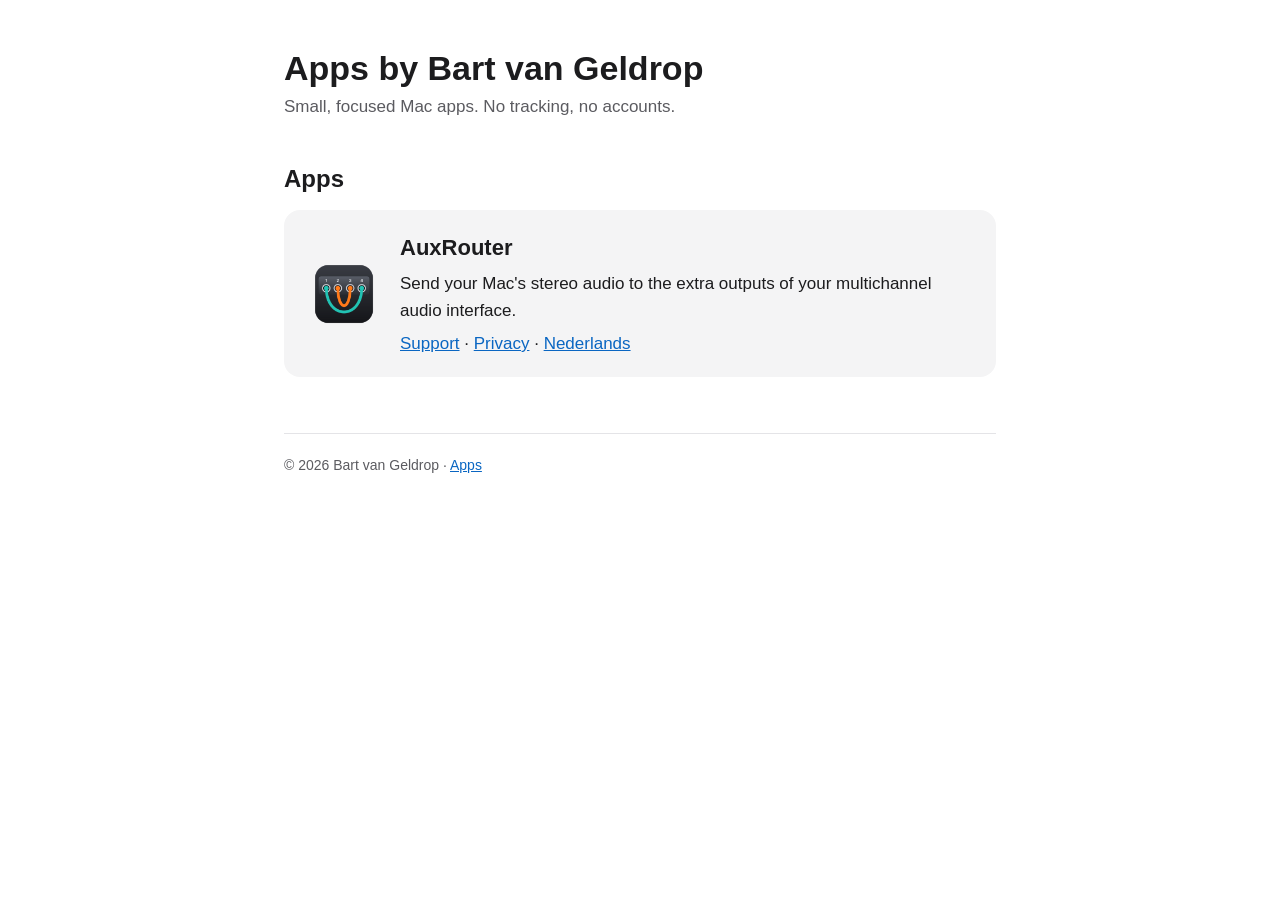
<file: index.html>
<!doctype html>
<html lang="en">
<head>
<meta charset="utf-8">
<meta name="viewport" content="width=device-width, initial-scale=1">
<title>Apps by Bart van Geldrop</title>
<meta name="description" content="Mac apps by Bart van Geldrop">
<link rel="stylesheet" href="style.css">
</head>
<body>
<main>
<h1>Apps by Bart van Geldrop</h1>
<p class="lead">Small, focused Mac apps. No tracking, no accounts.</p>
<h2>Apps</h2>
<div class="card">
<img src="auxrouter/icon.png" alt="AuxRouter app icon">
<div>
<h2>AuxRouter</h2>
<p style="margin:0 0 6px">Send your Mac's stereo audio to the extra outputs of your multichannel audio interface.</p>
<a href="auxrouter/">Support</a> · <a href="auxrouter/privacy/">Privacy</a> · <a href="auxrouter/nl/">Nederlands</a>
</div>
</div>
<footer>© 2026 Bart van Geldrop · <a href="">Apps</a></footer>
</main>
</body>
</html>
</file>
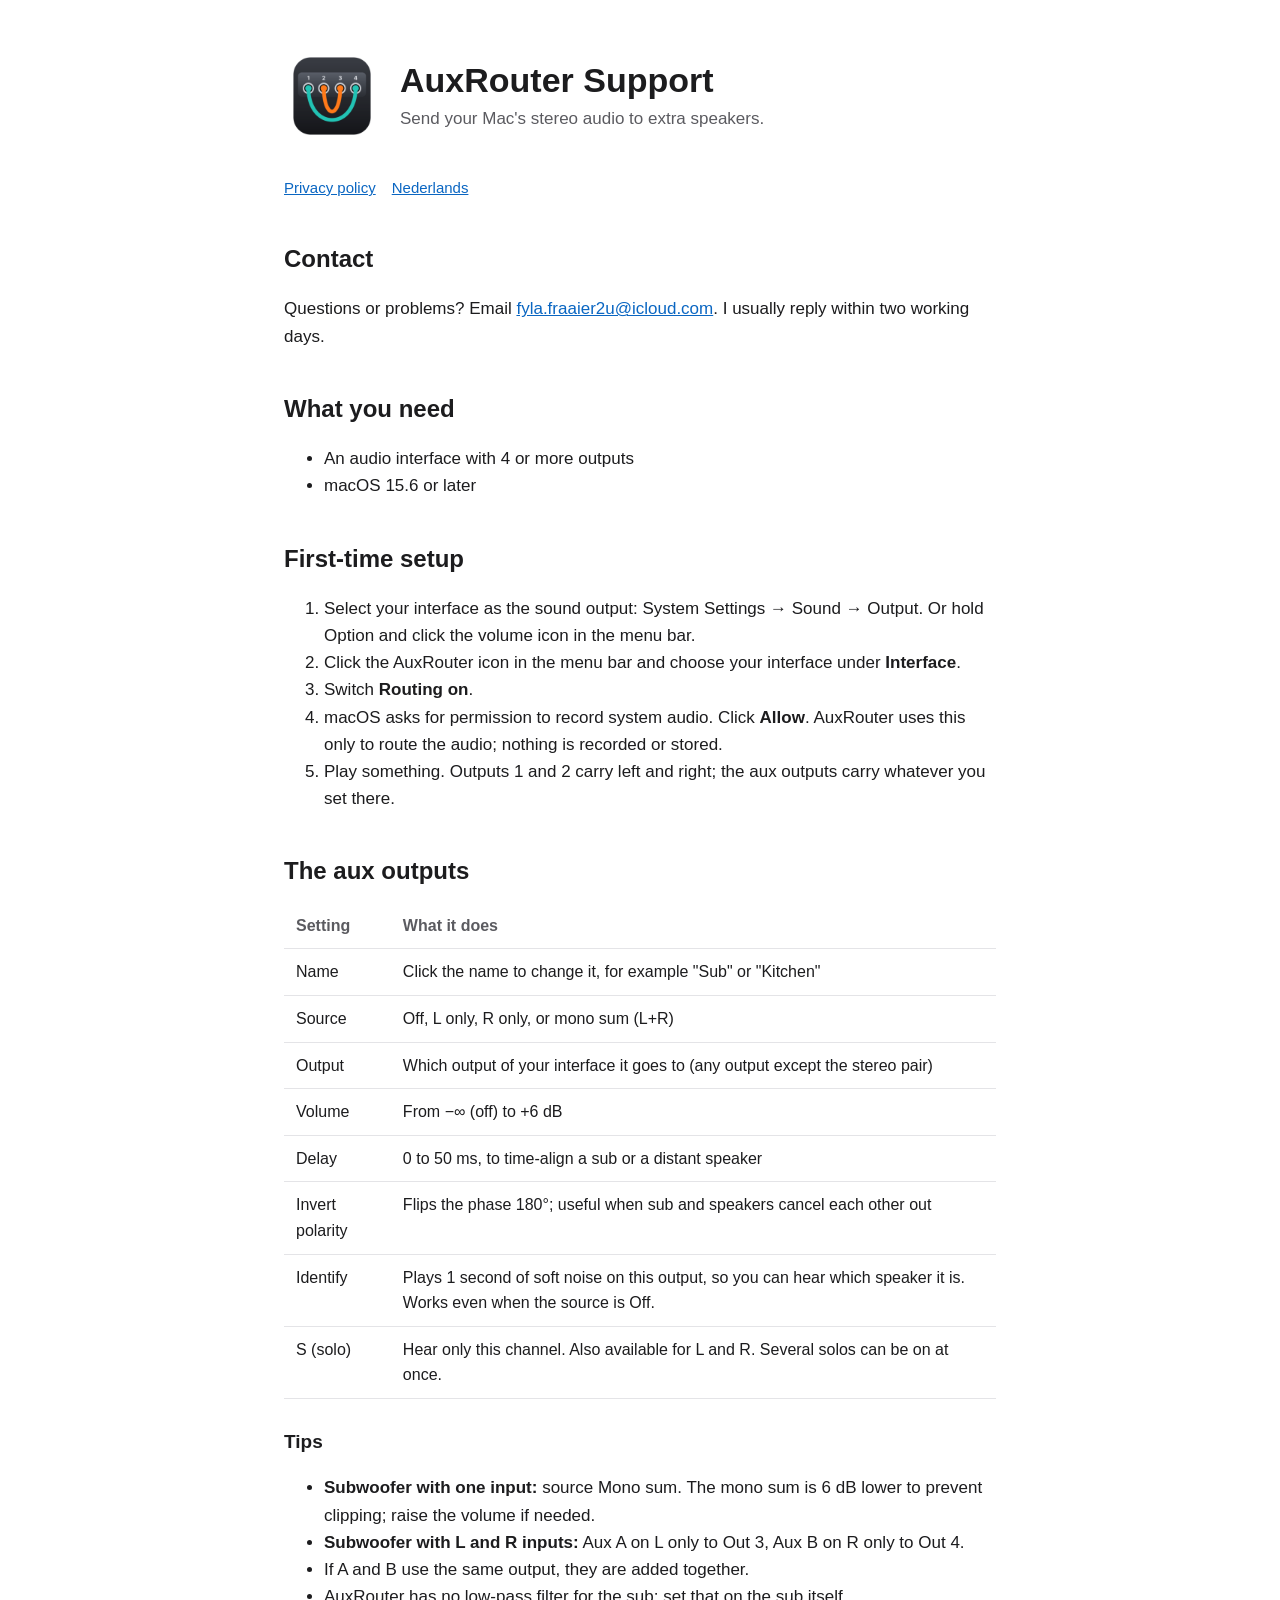
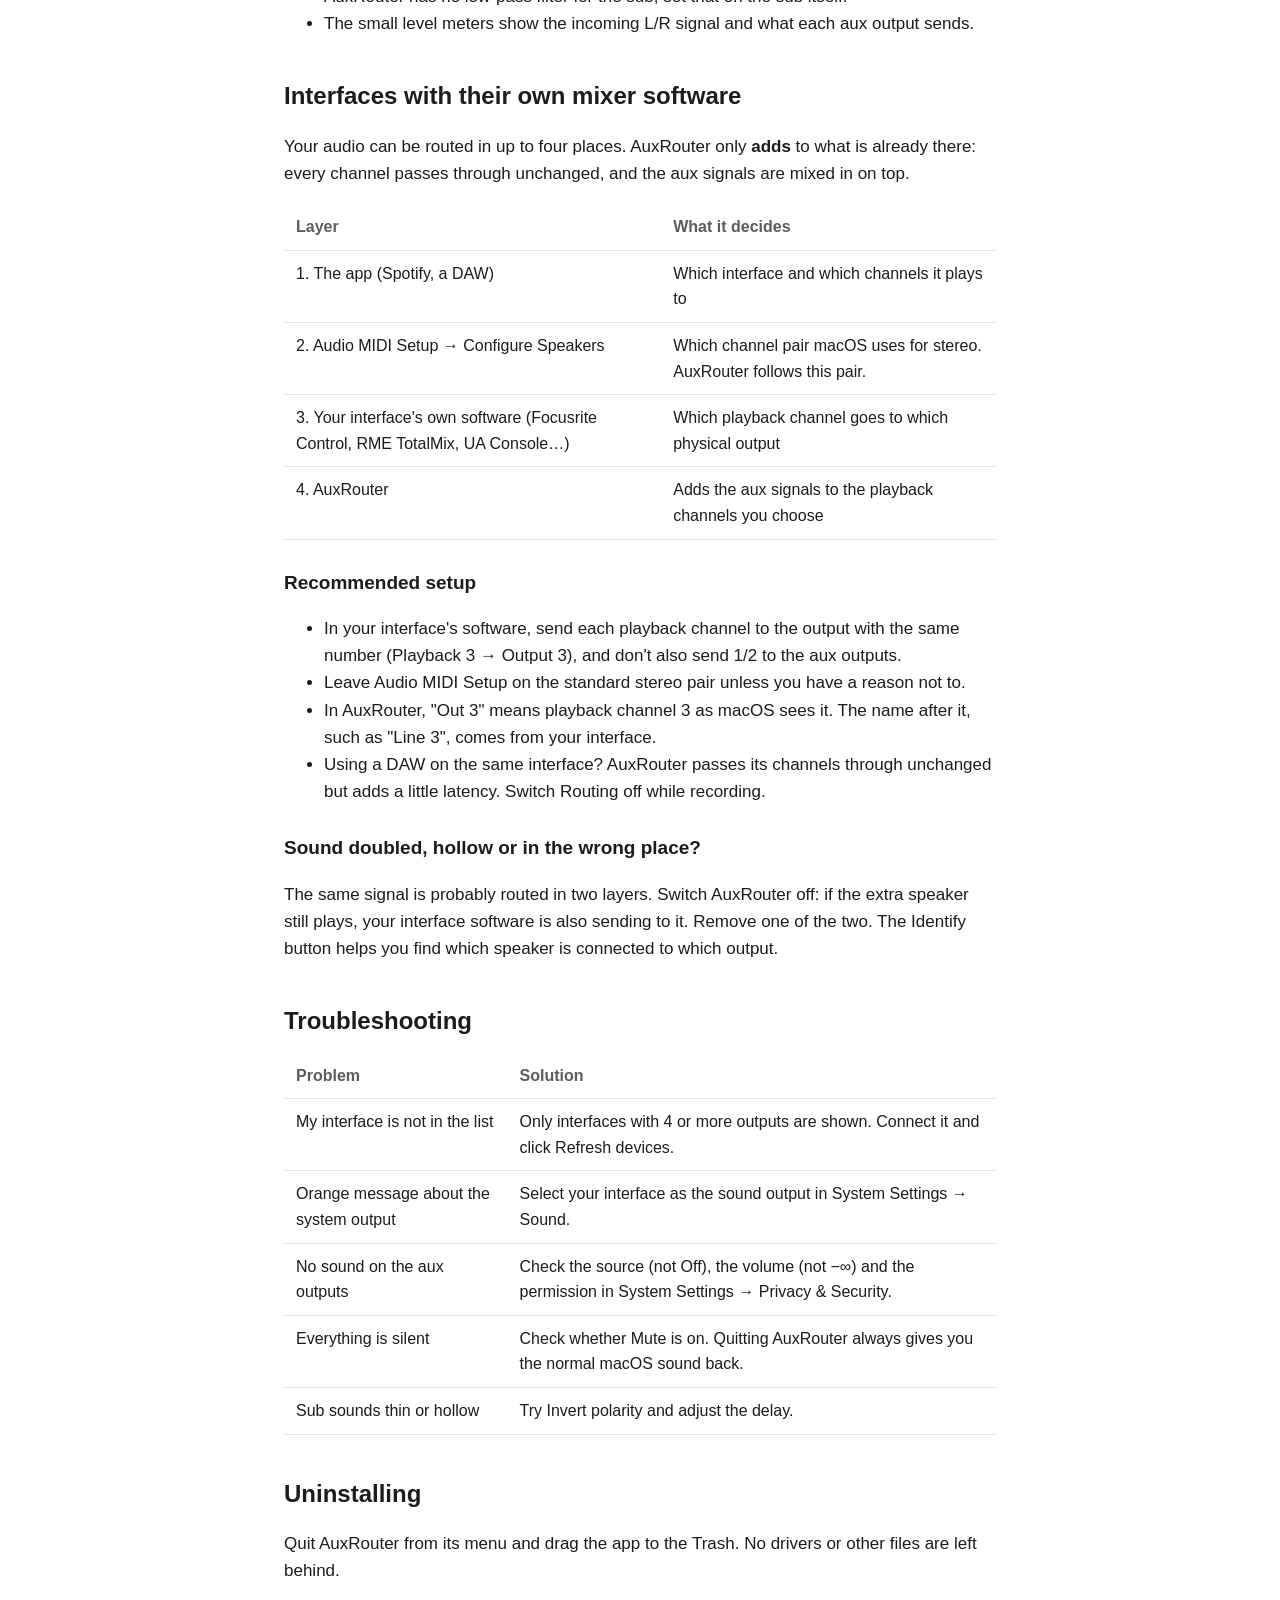
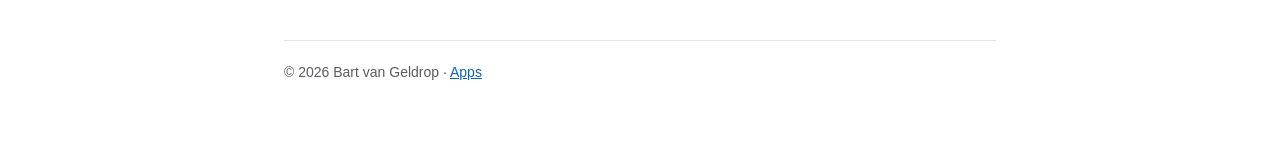
<file: auxrouter/index.html>
<!doctype html>
<html lang="en">
<head>
<meta charset="utf-8">
<meta name="viewport" content="width=device-width, initial-scale=1">
<title>AuxRouter Support</title>
<meta name="description" content="Help and contact for AuxRouter, a Mac menu bar app that routes stereo audio to extra outputs.">
<link rel="stylesheet" href="../style.css">
</head>
<body>
<main>
<header class="app"><img src="icon.png" alt="AuxRouter app icon"><div><h1>AuxRouter Support</h1><p class="lead">Send your Mac's stereo audio to extra speakers.</p></div></header>
<nav class="top"><a href="privacy/">Privacy policy</a><a href="nl/">Nederlands</a></nav>
<h2>Contact</h2>
<p>Questions or problems? Email <a href="mailto:fyla.fraaier2u@icloud.com">fyla.fraaier2u@icloud.com</a>. I usually reply within two working days.</p>
<h2>What you need</h2>
<ul><li>An audio interface with 4 or more outputs</li><li>macOS 15.6 or later</li></ul>
<h2>First-time setup</h2>
<ol>
<li>Select your interface as the sound output: System Settings → Sound → Output. Or hold Option and click the volume icon in the menu bar.</li>
<li>Click the AuxRouter icon in the menu bar and choose your interface under <strong>Interface</strong>.</li>
<li>Switch <strong>Routing on</strong>.</li>
<li>macOS asks for permission to record system audio. Click <strong>Allow</strong>. AuxRouter uses this only to route the audio; nothing is recorded or stored.</li>
<li>Play something. Outputs 1 and 2 carry left and right; the aux outputs carry whatever you set there.</li>
</ol>
<h2>The aux outputs</h2>
<table>
<tr><th>Setting</th><th>What it does</th></tr>
<tr><td>Name</td><td>Click the name to change it, for example "Sub" or "Kitchen"</td></tr>
<tr><td>Source</td><td>Off, L only, R only, or mono sum (L+R)</td></tr>
<tr><td>Output</td><td>Which output of your interface it goes to (any output except the stereo pair)</td></tr>
<tr><td>Volume</td><td>From −∞ (off) to +6 dB</td></tr>
<tr><td>Delay</td><td>0 to 50 ms, to time-align a sub or a distant speaker</td></tr>
<tr><td>Invert polarity</td><td>Flips the phase 180°; useful when sub and speakers cancel each other out</td></tr>
<tr><td>Identify</td><td>Plays 1 second of soft noise on this output, so you can hear which speaker it is. Works even when the source is Off.</td></tr>
<tr><td>S (solo)</td><td>Hear only this channel. Also available for L and R. Several solos can be on at once.</td></tr>
</table>
<h3>Tips</h3>
<ul>
<li><strong>Subwoofer with one input:</strong> source Mono sum. The mono sum is 6 dB lower to prevent clipping; raise the volume if needed.</li>
<li><strong>Subwoofer with L and R inputs:</strong> Aux A on L only to Out 3, Aux B on R only to Out 4.</li>
<li>If A and B use the same output, they are added together.</li>
<li>AuxRouter has no low-pass filter for the sub; set that on the sub itself.</li>
<li>The small level meters show the incoming L/R signal and what each aux output sends.</li>
</ul>
<h2>Interfaces with their own mixer software</h2>
<p>Your audio can be routed in up to four places. AuxRouter only <strong>adds</strong> to what is already there: every channel passes through unchanged, and the aux signals are mixed in on top.</p>
<table>
<tr><th>Layer</th><th>What it decides</th></tr>
<tr><td>1. The app (Spotify, a DAW)</td><td>Which interface and which channels it plays to</td></tr>
<tr><td>2. Audio MIDI Setup → Configure Speakers</td><td>Which channel pair macOS uses for stereo. AuxRouter follows this pair.</td></tr>
<tr><td>3. Your interface's own software (Focusrite Control, RME TotalMix, UA Console…)</td><td>Which playback channel goes to which physical output</td></tr>
<tr><td>4. AuxRouter</td><td>Adds the aux signals to the playback channels you choose</td></tr>
</table>
<h3>Recommended setup</h3>
<ul>
<li>In your interface's software, send each playback channel to the output with the same number (Playback 3 → Output 3), and don't also send 1/2 to the aux outputs.</li>
<li>Leave Audio MIDI Setup on the standard stereo pair unless you have a reason not to.</li>
<li>In AuxRouter, "Out 3" means playback channel 3 as macOS sees it. The name after it, such as "Line 3", comes from your interface.</li>
<li>Using a DAW on the same interface? AuxRouter passes its channels through unchanged but adds a little latency. Switch Routing off while recording.</li>
</ul>
<h3>Sound doubled, hollow or in the wrong place?</h3>
<p>The same signal is probably routed in two layers. Switch AuxRouter off: if the extra speaker still plays, your interface software is also sending to it. Remove one of the two. The Identify button helps you find which speaker is connected to which output.</p>
<h2>Troubleshooting</h2>
<table>
<tr><th>Problem</th><th>Solution</th></tr>
<tr><td>My interface is not in the list</td><td>Only interfaces with 4 or more outputs are shown. Connect it and click Refresh devices.</td></tr>
<tr><td>Orange message about the system output</td><td>Select your interface as the sound output in System Settings → Sound.</td></tr>
<tr><td>No sound on the aux outputs</td><td>Check the source (not Off), the volume (not −∞) and the permission in System Settings → Privacy &amp; Security.</td></tr>
<tr><td>Everything is silent</td><td>Check whether Mute is on. Quitting AuxRouter always gives you the normal macOS sound back.</td></tr>
<tr><td>Sub sounds thin or hollow</td><td>Try Invert polarity and adjust the delay.</td></tr>
</table>
<h2>Uninstalling</h2>
<p>Quit AuxRouter from its menu and drag the app to the Trash. No drivers or other files are left behind.</p>
<footer>© 2026 Bart van Geldrop · <a href="../">Apps</a></footer>
</main>
</body>
</html>
</file>
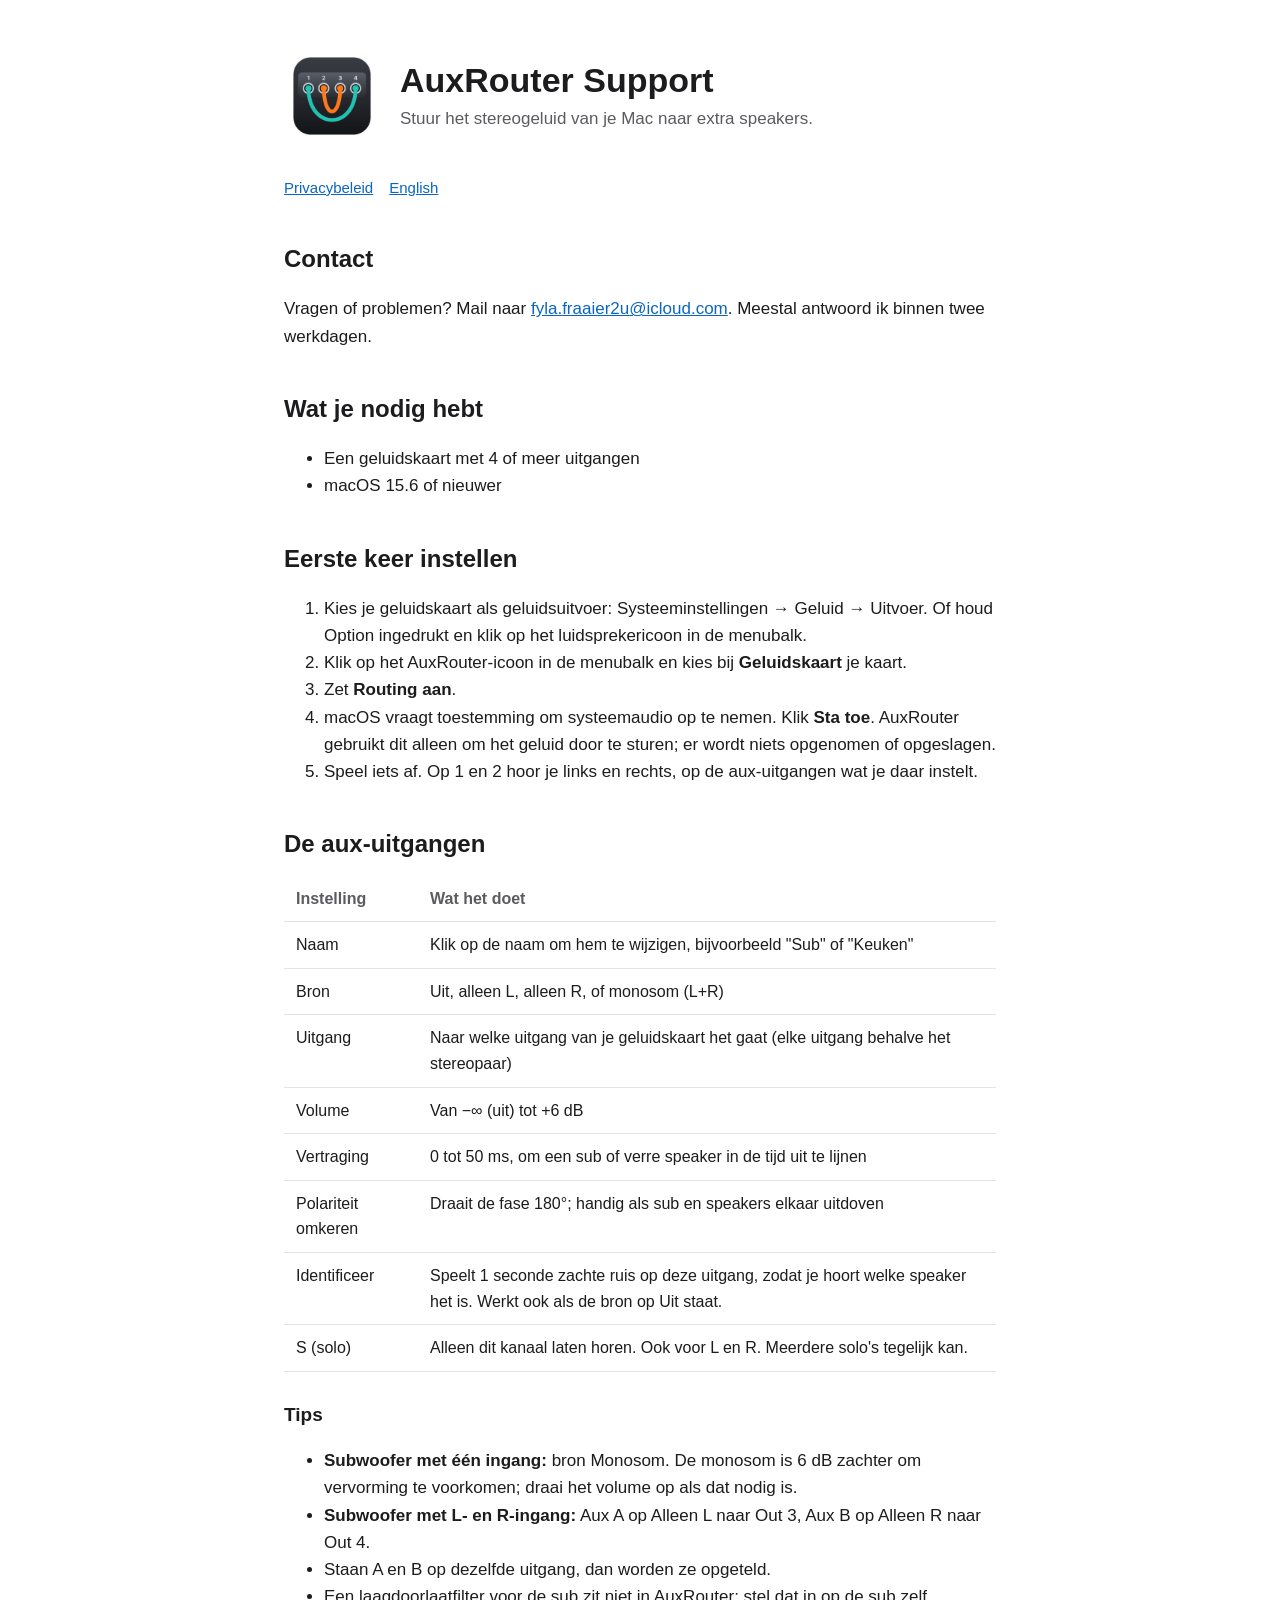
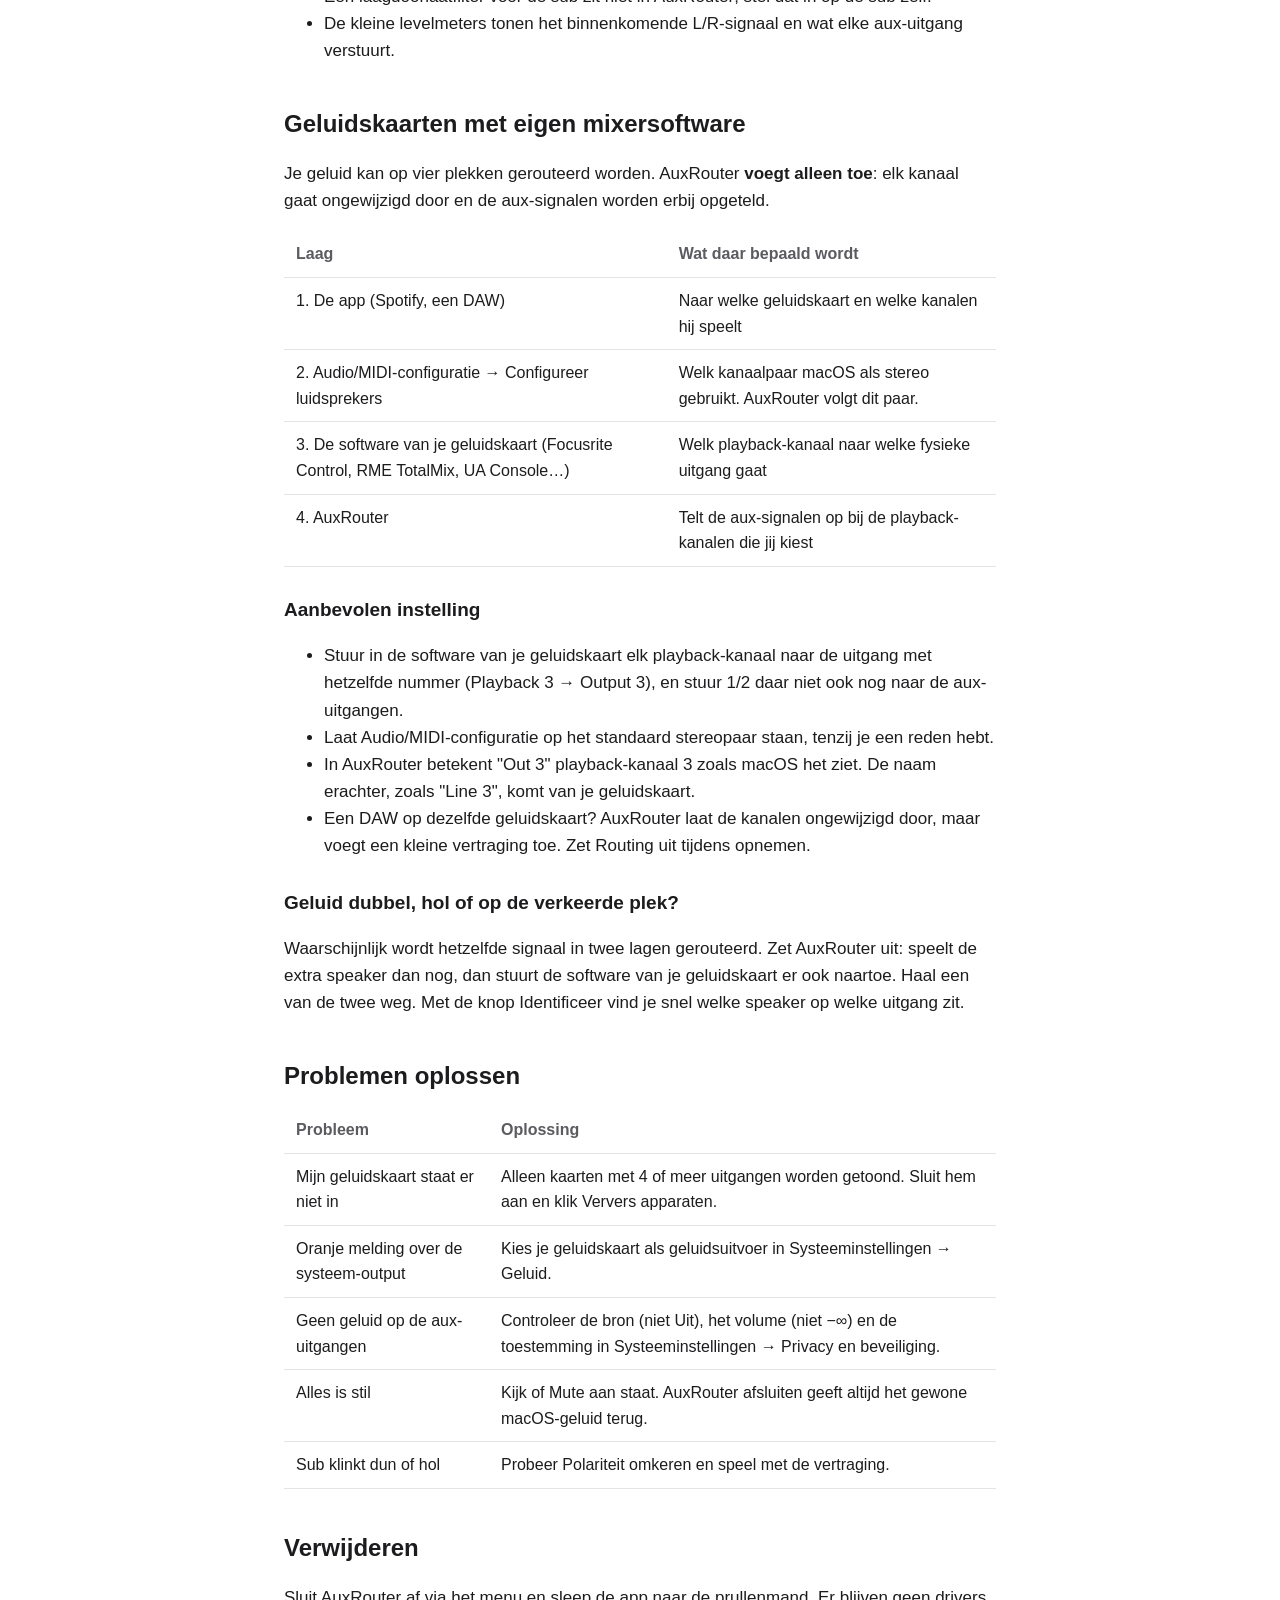
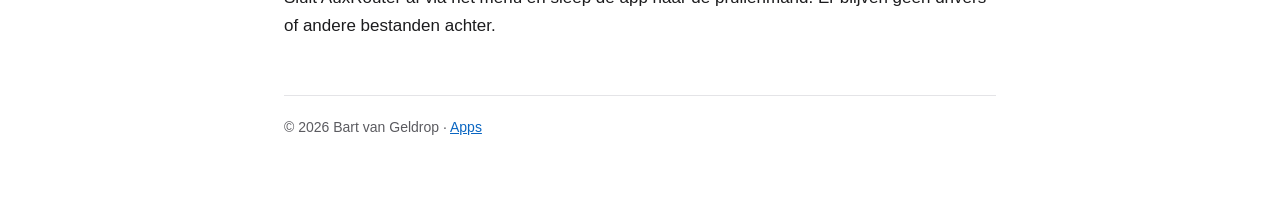
<file: auxrouter/nl/index.html>
<!doctype html>
<html lang="nl">
<head>
<meta charset="utf-8">
<meta name="viewport" content="width=device-width, initial-scale=1">
<title>AuxRouter Support (Nederlands)</title>
<meta name="description" content="Hulp en contact voor AuxRouter.">
<link rel="stylesheet" href="../../style.css">
</head>
<body>
<main>
<header class="app"><img src="../icon.png" alt="AuxRouter app-icoon"><div><h1>AuxRouter Support</h1><p class="lead">Stuur het stereogeluid van je Mac naar extra speakers.</p></div></header>
<nav class="top"><a href="privacy/">Privacybeleid</a><a href="../">English</a></nav>
<h2>Contact</h2>
<p>Vragen of problemen? Mail naar <a href="mailto:fyla.fraaier2u@icloud.com">fyla.fraaier2u@icloud.com</a>. Meestal antwoord ik binnen twee werkdagen.</p>
<h2>Wat je nodig hebt</h2>
<ul><li>Een geluidskaart met 4 of meer uitgangen</li><li>macOS 15.6 of nieuwer</li></ul>
<h2>Eerste keer instellen</h2>
<ol>
<li>Kies je geluidskaart als geluidsuitvoer: Systeeminstellingen → Geluid → Uitvoer. Of houd Option ingedrukt en klik op het luidsprekericoon in de menubalk.</li>
<li>Klik op het AuxRouter-icoon in de menubalk en kies bij <strong>Geluidskaart</strong> je kaart.</li>
<li>Zet <strong>Routing aan</strong>.</li>
<li>macOS vraagt toestemming om systeemaudio op te nemen. Klik <strong>Sta toe</strong>. AuxRouter gebruikt dit alleen om het geluid door te sturen; er wordt niets opgenomen of opgeslagen.</li>
<li>Speel iets af. Op 1 en 2 hoor je links en rechts, op de aux-uitgangen wat je daar instelt.</li>
</ol>
<h2>De aux-uitgangen</h2>
<table>
<tr><th>Instelling</th><th>Wat het doet</th></tr>
<tr><td>Naam</td><td>Klik op de naam om hem te wijzigen, bijvoorbeeld "Sub" of "Keuken"</td></tr>
<tr><td>Bron</td><td>Uit, alleen L, alleen R, of monosom (L+R)</td></tr>
<tr><td>Uitgang</td><td>Naar welke uitgang van je geluidskaart het gaat (elke uitgang behalve het stereopaar)</td></tr>
<tr><td>Volume</td><td>Van −∞ (uit) tot +6 dB</td></tr>
<tr><td>Vertraging</td><td>0 tot 50 ms, om een sub of verre speaker in de tijd uit te lijnen</td></tr>
<tr><td>Polariteit omkeren</td><td>Draait de fase 180°; handig als sub en speakers elkaar uitdoven</td></tr>
<tr><td>Identificeer</td><td>Speelt 1 seconde zachte ruis op deze uitgang, zodat je hoort welke speaker het is. Werkt ook als de bron op Uit staat.</td></tr>
<tr><td>S (solo)</td><td>Alleen dit kanaal laten horen. Ook voor L en R. Meerdere solo's tegelijk kan.</td></tr>
</table>
<h3>Tips</h3>
<ul>
<li><strong>Subwoofer met één ingang:</strong> bron Monosom. De monosom is 6 dB zachter om vervorming te voorkomen; draai het volume op als dat nodig is.</li>
<li><strong>Subwoofer met L- en R-ingang:</strong> Aux A op Alleen L naar Out 3, Aux B op Alleen R naar Out 4.</li>
<li>Staan A en B op dezelfde uitgang, dan worden ze opgeteld.</li>
<li>Een laagdoorlaatfilter voor de sub zit niet in AuxRouter; stel dat in op de sub zelf.</li>
<li>De kleine levelmeters tonen het binnenkomende L/R-signaal en wat elke aux-uitgang verstuurt.</li>
</ul>
<h2>Geluidskaarten met eigen mixersoftware</h2>
<p>Je geluid kan op vier plekken gerouteerd worden. AuxRouter <strong>voegt alleen toe</strong>: elk kanaal gaat ongewijzigd door en de aux-signalen worden erbij opgeteld.</p>
<table>
<tr><th>Laag</th><th>Wat daar bepaald wordt</th></tr>
<tr><td>1. De app (Spotify, een DAW)</td><td>Naar welke geluidskaart en welke kanalen hij speelt</td></tr>
<tr><td>2. Audio/MIDI-configuratie → Configureer luidsprekers</td><td>Welk kanaalpaar macOS als stereo gebruikt. AuxRouter volgt dit paar.</td></tr>
<tr><td>3. De software van je geluidskaart (Focusrite Control, RME TotalMix, UA Console…)</td><td>Welk playback-kanaal naar welke fysieke uitgang gaat</td></tr>
<tr><td>4. AuxRouter</td><td>Telt de aux-signalen op bij de playback-kanalen die jij kiest</td></tr>
</table>
<h3>Aanbevolen instelling</h3>
<ul>
<li>Stuur in de software van je geluidskaart elk playback-kanaal naar de uitgang met hetzelfde nummer (Playback 3 → Output 3), en stuur 1/2 daar niet ook nog naar de aux-uitgangen.</li>
<li>Laat Audio/MIDI-configuratie op het standaard stereopaar staan, tenzij je een reden hebt.</li>
<li>In AuxRouter betekent "Out 3" playback-kanaal 3 zoals macOS het ziet. De naam erachter, zoals "Line 3", komt van je geluidskaart.</li>
<li>Een DAW op dezelfde geluidskaart? AuxRouter laat de kanalen ongewijzigd door, maar voegt een kleine vertraging toe. Zet Routing uit tijdens opnemen.</li>
</ul>
<h3>Geluid dubbel, hol of op de verkeerde plek?</h3>
<p>Waarschijnlijk wordt hetzelfde signaal in twee lagen gerouteerd. Zet AuxRouter uit: speelt de extra speaker dan nog, dan stuurt de software van je geluidskaart er ook naartoe. Haal een van de twee weg. Met de knop Identificeer vind je snel welke speaker op welke uitgang zit.</p>
<h2>Problemen oplossen</h2>
<table>
<tr><th>Probleem</th><th>Oplossing</th></tr>
<tr><td>Mijn geluidskaart staat er niet in</td><td>Alleen kaarten met 4 of meer uitgangen worden getoond. Sluit hem aan en klik Ververs apparaten.</td></tr>
<tr><td>Oranje melding over de systeem-output</td><td>Kies je geluidskaart als geluidsuitvoer in Systeeminstellingen → Geluid.</td></tr>
<tr><td>Geen geluid op de aux-uitgangen</td><td>Controleer de bron (niet Uit), het volume (niet −∞) en de toestemming in Systeeminstellingen → Privacy en beveiliging.</td></tr>
<tr><td>Alles is stil</td><td>Kijk of Mute aan staat. AuxRouter afsluiten geeft altijd het gewone macOS-geluid terug.</td></tr>
<tr><td>Sub klinkt dun of hol</td><td>Probeer Polariteit omkeren en speel met de vertraging.</td></tr>
</table>
<h2>Verwijderen</h2>
<p>Sluit AuxRouter af via het menu en sleep de app naar de prullenmand. Er blijven geen drivers of andere bestanden achter.</p>
<footer>© 2026 Bart van Geldrop · <a href="../../">Apps</a></footer>
</main>
</body>
</html>
</file>
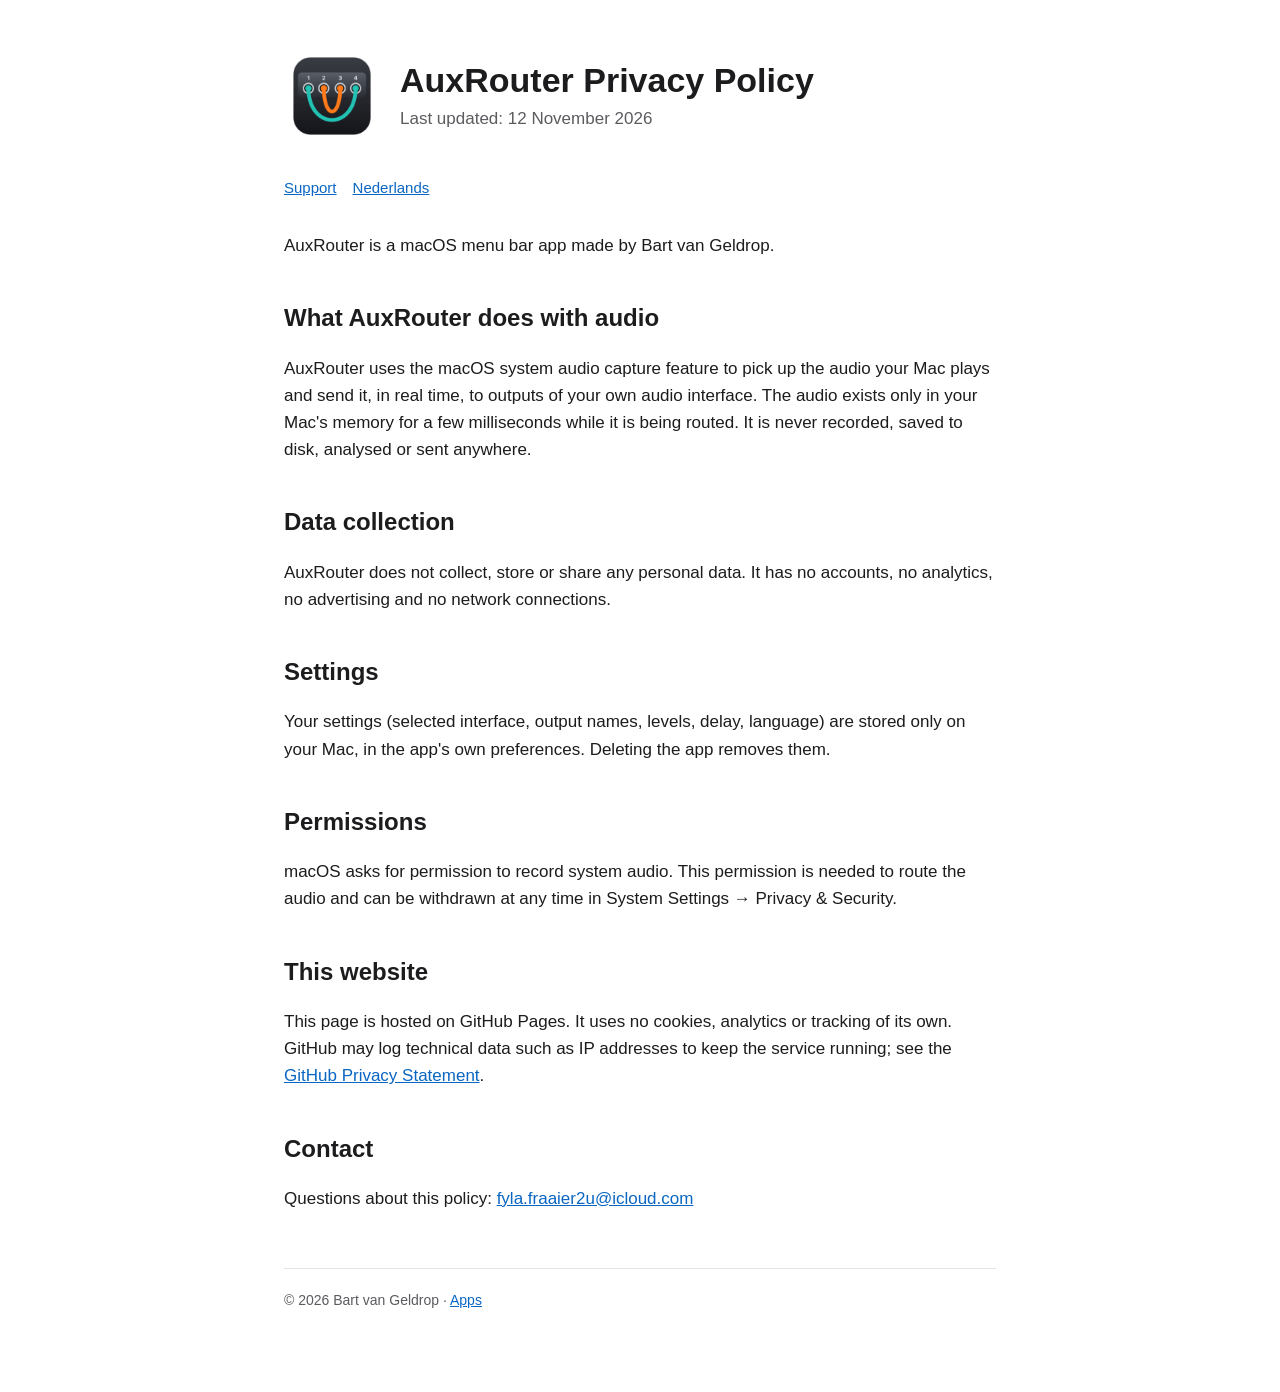
<file: auxrouter/privacy/index.html>
<!doctype html>
<html lang="en">
<head>
<meta charset="utf-8">
<meta name="viewport" content="width=device-width, initial-scale=1">
<title>AuxRouter Privacy Policy</title>
<meta name="description" content="Privacy policy for AuxRouter. No data is collected.">
<link rel="stylesheet" href="../../style.css">
</head>
<body>
<main>
<header class="app"><img src="../icon.png" alt="AuxRouter app icon"><div><h1>AuxRouter Privacy Policy</h1><p class="lead">Last updated: 12 November 2026</p></div></header>
<nav class="top"><a href="../">Support</a><a href="../nl/privacy/">Nederlands</a></nav>
<p>AuxRouter is a macOS menu bar app made by Bart van Geldrop.</p>
<h2>What AuxRouter does with audio</h2>
<p>AuxRouter uses the macOS system audio capture feature to pick up the audio your Mac plays and send it, in real time, to outputs of your own audio interface. The audio exists only in your Mac's memory for a few milliseconds while it is being routed. It is never recorded, saved to disk, analysed or sent anywhere.</p>
<h2>Data collection</h2>
<p>AuxRouter does not collect, store or share any personal data. It has no accounts, no analytics, no advertising and no network connections.</p>
<h2>Settings</h2>
<p>Your settings (selected interface, output names, levels, delay, language) are stored only on your Mac, in the app's own preferences. Deleting the app removes them.</p>
<h2>Permissions</h2>
<p>macOS asks for permission to record system audio. This permission is needed to route the audio and can be withdrawn at any time in System Settings → Privacy &amp; Security.</p>
<h2>This website</h2>
<p>This page is hosted on GitHub Pages. It uses no cookies, analytics or tracking of its own. GitHub may log technical data such as IP addresses to keep the service running; see the <a href="https://docs.github.com/en/site-policy/privacy-policies/github-general-privacy-statement">GitHub Privacy Statement</a>.</p>
<h2>Contact</h2>
<p>Questions about this policy: <a href="mailto:fyla.fraaier2u@icloud.com">fyla.fraaier2u@icloud.com</a></p>
<footer>© 2026 Bart van Geldrop · <a href="../../">Apps</a></footer>
</main>
</body>
</html>
</file>
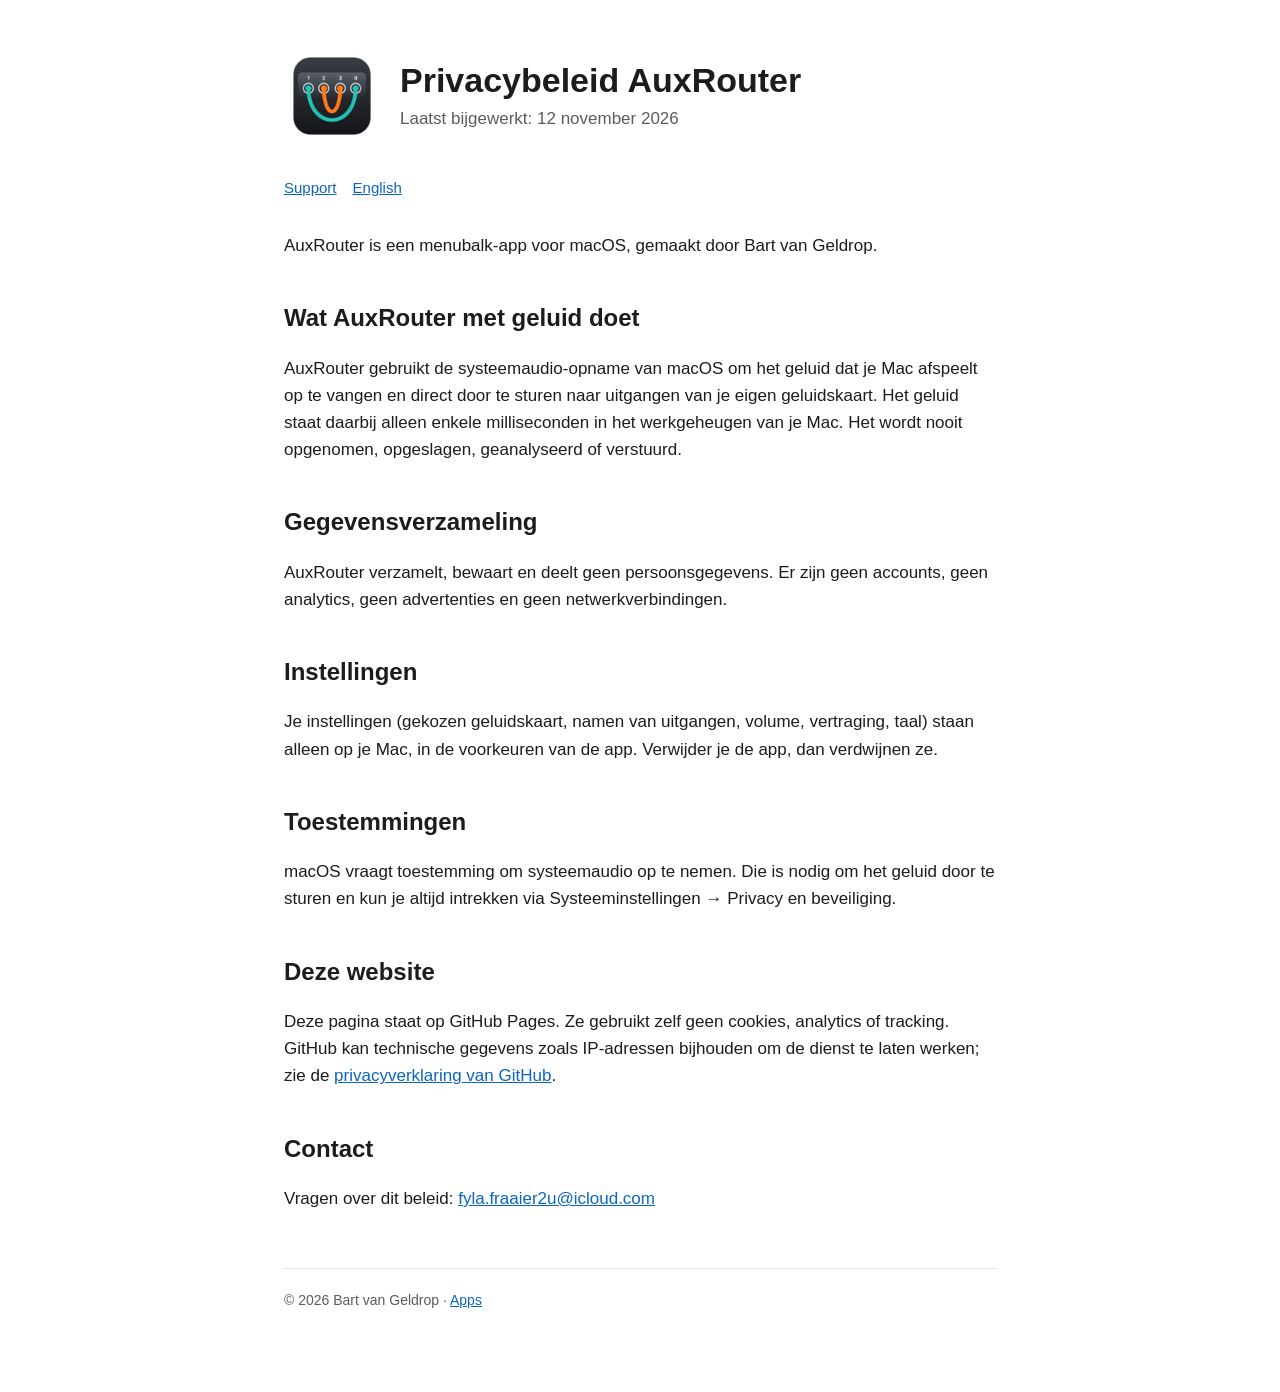
<file: auxrouter/nl/privacy/index.html>
<!doctype html>
<html lang="nl">
<head>
<meta charset="utf-8">
<meta name="viewport" content="width=device-width, initial-scale=1">
<title>Privacybeleid AuxRouter</title>
<meta name="description" content="Privacybeleid van AuxRouter. Er worden geen gegevens verzameld.">
<link rel="stylesheet" href="../../../style.css">
</head>
<body>
<main>
<header class="app"><img src="../../icon.png" alt="AuxRouter app-icoon"><div><h1>Privacybeleid AuxRouter</h1><p class="lead">Laatst bijgewerkt: 12 november 2026</p></div></header>
<nav class="top"><a href="../">Support</a><a href="../../privacy/">English</a></nav>
<p>AuxRouter is een menubalk-app voor macOS, gemaakt door Bart van Geldrop.</p>
<h2>Wat AuxRouter met geluid doet</h2>
<p>AuxRouter gebruikt de systeemaudio-opname van macOS om het geluid dat je Mac afspeelt op te vangen en direct door te sturen naar uitgangen van je eigen geluidskaart. Het geluid staat daarbij alleen enkele milliseconden in het werkgeheugen van je Mac. Het wordt nooit opgenomen, opgeslagen, geanalyseerd of verstuurd.</p>
<h2>Gegevensverzameling</h2>
<p>AuxRouter verzamelt, bewaart en deelt geen persoonsgegevens. Er zijn geen accounts, geen analytics, geen advertenties en geen netwerkverbindingen.</p>
<h2>Instellingen</h2>
<p>Je instellingen (gekozen geluidskaart, namen van uitgangen, volume, vertraging, taal) staan alleen op je Mac, in de voorkeuren van de app. Verwijder je de app, dan verdwijnen ze.</p>
<h2>Toestemmingen</h2>
<p>macOS vraagt toestemming om systeemaudio op te nemen. Die is nodig om het geluid door te sturen en kun je altijd intrekken via Systeeminstellingen → Privacy en beveiliging.</p>
<h2>Deze website</h2>
<p>Deze pagina staat op GitHub Pages. Ze gebruikt zelf geen cookies, analytics of tracking. GitHub kan technische gegevens zoals IP-adressen bijhouden om de dienst te laten werken; zie de <a href="https://docs.github.com/en/site-policy/privacy-policies/github-general-privacy-statement">privacyverklaring van GitHub</a>.</p>
<h2>Contact</h2>
<p>Vragen over dit beleid: <a href="mailto:fyla.fraaier2u@icloud.com">fyla.fraaier2u@icloud.com</a></p>
<footer>© 2026 Bart van Geldrop · <a href="../../../">Apps</a></footer>
</main>
</body>
</html>
</file>
<file: style.css>
:root { --text:#1c1c1e; --muted:#5b5b60; --bg:#ffffff; --card:#f4f4f5; --line:#e4e4e7; --accent:#0a66c2; }
@media (prefers-color-scheme: dark) {
  :root { --text:#f2f2f2; --muted:#a1a1aa; --bg:#161618; --card:#222225; --line:#333338; --accent:#5aa9ff; }
}
* { box-sizing: border-box; }
body { margin:0; background:var(--bg); color:var(--text);
  font-family: -apple-system, BlinkMacSystemFont, "Helvetica Neue", Helvetica, Arial, sans-serif;
  font-size:17px; line-height:1.6; }
main { max-width:760px; margin:0 auto; padding:48px 24px 80px; }
header.app { display:flex; gap:20px; align-items:center; margin-bottom:32px; }
header.app img { width:96px; height:96px; }
h1 { font-size:34px; line-height:1.2; margin:0 0 4px; }
h2 { font-size:24px; margin:40px 0 12px; }
h3 { font-size:19px; margin:28px 0 8px; }
p.lead { color:var(--muted); margin:0; }
a { color:var(--accent); }
nav.top { display:flex; gap:16px; flex-wrap:wrap; font-size:15px; margin-bottom:32px; color:var(--muted); }
table { width:100%; border-collapse:collapse; margin:12px 0 20px; font-size:16px; }
th, td { text-align:left; vertical-align:top; padding:10px 12px; border-bottom:1px solid var(--line); }
th { color:var(--muted); font-weight:600; }
.card { background:var(--card); border-radius:16px; padding:20px 24px; display:flex; gap:20px; align-items:center; }
.card img { width:72px; height:72px; }
.card h2 { margin:0 0 4px; font-size:22px; }
footer { margin-top:56px; padding-top:20px; border-top:1px solid var(--line); color:var(--muted); font-size:14px; }
</file>
